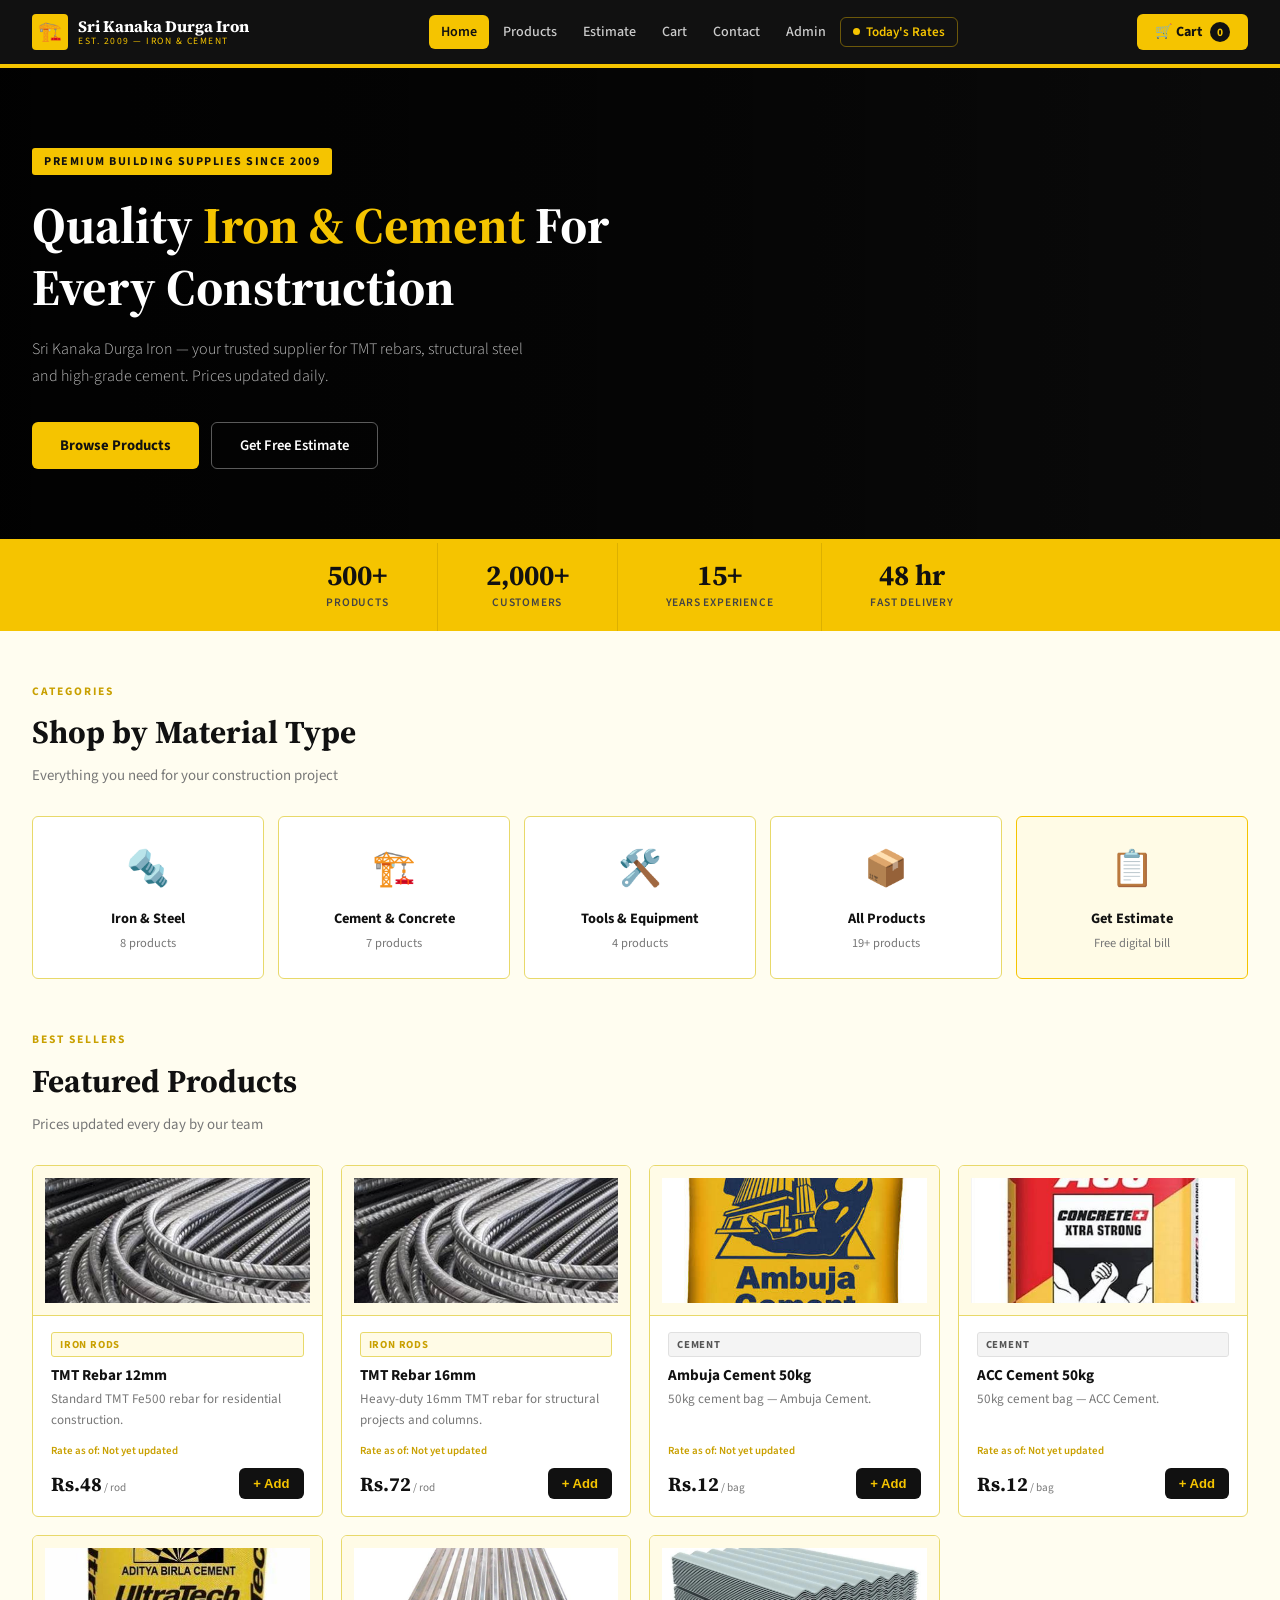
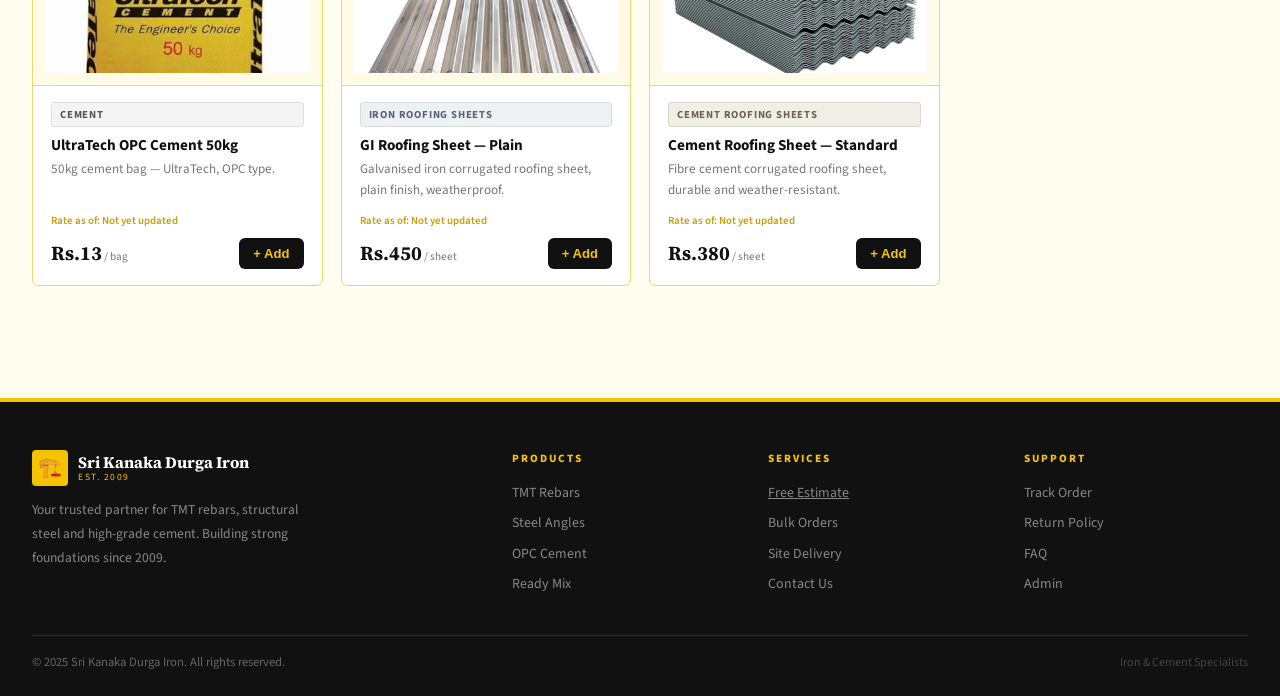
<file: 1index.html>
<!DOCTYPE html>
<html lang="en">
<head>
  <meta charset="UTF-8" />
  <meta name="viewport" content="width=device-width, initial-scale=1.0" />
  <title>Sri Kanaka Durga Iron — Iron &amp; Cement Specialists</title>
  <link href="https://fonts.googleapis.com/css2?family=Source+Serif+4:wght@400;600;700&family=Source+Sans+3:wght@300;400;500;600;700&display=swap" rel="stylesheet" />
  <link rel="stylesheet" href="css/style.css" />
</head>
<body>
  <!-- ── NAVBAR ── -->
  <nav>
    <div class="nav-inner">
      <div class="logo" onclick="showPage('home')">
        <div class="logo-box">🏗️</div>
        <div class="logo-name">
          Sri Kanaka Durga Iron
          <span>Est. 2009 — Iron &amp; Cement</span>
        </div>
      </div>
      <div class="nav-links">
        <a onclick="showPage('home')"     id="nav-home"     class="active">Home</a>
        <a onclick="showPage('products')" id="nav-products">Products</a>
        <a href="estimation.html"         id="nav-estimation">Estimate</a>
        <a onclick="showPage('cart')"     id="nav-cart">Cart</a>
        <a onclick="showPage('contact')"  id="nav-contact">Contact</a>
        <a onclick="showPage('admin')"    id="nav-admin">Admin</a>
        <button class="rates-btn" onclick="openRates()">
          <span class="dot"></span> Today's Rates
        </button>
      </div>
      <button id="cart-btn" onclick="showPage('cart')">
        🛒 Cart <span id="cart-count">0</span>
      </button>
    </div>
  </nav>

  <!-- ── RATES MODAL ── -->
  <div class="rates-overlay" id="rates-overlay">
    <div class="rates-modal">
      <div class="rates-modal-header">
        <div>
          <h3>Today's Iron &amp; Cement Rates</h3>
          <div class="date" id="rates-date"></div>
        </div>
        <button class="rates-close" onclick="closeRates()">✕</button>
      </div>
      <div style="overflow-y:auto; max-height:55vh;">
        <table class="rates-table" id="rates-table-body"></table>
      </div>
      <div class="rates-footer">
        <span>Prices updated daily by Sri Kanaka Durga Iron.</span>
        <span id="rates-updated-label"></span>
      </div>
    </div>
  </div>

  <!-- ── HOME PAGE ── -->
  <div id="page-home" class="page active">
    <div class="hero">
      <div class="hero-inner">
        <div class="hero-tag">Premium Building Supplies Since 2009</div>
        <h1>Quality <span>Iron &amp; Cement</span> For Every Construction</h1>
        <p>Sri Kanaka Durga Iron — your trusted supplier for TMT rebars, structural steel and high-grade cement. Prices updated daily.</p>
        <div class="hero-btns">
          <button class="btn-yellow" onclick="showPage('products')">Browse Products</button>
          <button class="btn-white" onclick="window.location.href='estimation.html'">Get Free Estimate</button>
        </div>
      </div>
    </div>

    <div class="stats-bar">
      <div class="stat"><div class="stat-num">500+</div><div class="stat-label">Products</div></div>
      <div class="stat"><div class="stat-num">2,000+</div><div class="stat-label">Customers</div></div>
      <div class="stat"><div class="stat-num">15+</div><div class="stat-label">Years Experience</div></div>
      <div class="stat"><div class="stat-num">48 hr</div><div class="stat-label">Fast Delivery</div></div>
    </div>

    <div class="section">
      <div class="section-label">Categories</div>
      <div class="section-title">Shop by Material Type</div>
      <div class="section-sub">Everything you need for your construction project</div>
      <div class="categories">
        <div class="cat-card" onclick="filterAndGo('Iron')">
          <div class="cat-icon">🔩</div>
          <div class="cat-name">Iron &amp; Steel</div>
          <div class="cat-count">8 products</div>
        </div>
        <div class="cat-card" onclick="filterAndGo('Cement')">
          <div class="cat-icon">🏗️</div>
          <div class="cat-name">Cement &amp; Concrete</div>
          <div class="cat-count">7 products</div>
        </div>
        <div class="cat-card" onclick="filterAndGo('Tools')">
          <div class="cat-icon">🛠️</div>
          <div class="cat-name">Tools &amp; Equipment</div>
          <div class="cat-count">4 products</div>
        </div>
        <div class="cat-card" onclick="filterAndGo('All')">
          <div class="cat-icon">📦</div>
          <div class="cat-name">All Products</div>
          <div class="cat-count">19+ products</div>
        </div>
        <div class="cat-card hl" onclick="window.location.href='estimation.html'">
          <div class="cat-icon">📋</div>
          <div class="cat-name">Get Estimate</div>
          <div class="cat-count">Free digital bill</div>
        </div>
      </div>
    </div>

    <div class="section" style="padding-top: 0;">
      <div class="section-label">Best Sellers</div>
      <div class="section-title">Featured Products</div>
      <div class="section-sub">Prices updated every day by our team</div>
      <div class="products-grid" id="featured-grid"></div>
    </div>
  </div>

  <!-- ── PRODUCTS PAGE ── -->
  <div id="page-products" class="page">
    <div class="section">
      <div class="section-label">Catalogue</div>
      <div class="section-title">All Products</div>
      <div class="section-sub">Browse and order with doorstep delivery. Prices updated daily.</div>
      <div class="filter-bar">
        <button class="filter-btn active" id="fb-all"    onclick="applyFilter('All',this)">All Products</button>
        <button class="filter-btn"        id="fb-iron"   onclick="applyFilter('Iron',this)">Iron &amp; Steel</button>
        <button class="filter-btn"        id="fb-cement" onclick="applyFilter('Cement',this)">Cement</button>
        <button class="filter-btn"        id="fb-tools"  onclick="applyFilter('Tools',this)">Tools</button>
      </div>
      <div class="products-grid" id="products-grid"></div>
    </div>
  </div>

  <!-- ── CART PAGE ── -->
  <div id="page-cart" class="page">
    <div class="section">
      <div class="section-label">Shopping</div>
      <div class="section-title">Your Cart</div>
      <div id="cart-content" style="margin-top: 24px;"></div>
    </div>
  </div>

  <!-- ── CONTACT PAGE ── -->
  <div id="page-contact" class="page">
    <div class="section">
      <div class="section-label">Get In Touch</div>
      <div class="section-title">Contact Us</div>
      <div class="section-sub">Send a message or request a bulk quote</div>
      <div class="contact-layout">
        <div class="contact-box">
          <h3>Send a Message</h3>
          <div class="form-group"><label>Full Name</label><input type="text" id="f-name" placeholder="Your name" /></div>
          <div class="form-group"><label>Email Address</label><input type="email" id="f-email" placeholder="you@example.com" /></div>
          <div class="form-group"><label>Phone Number</label><input type="tel" id="f-phone" placeholder="+91 00000 00000" /></div>
          <div class="form-group">
            <label>Subject</label>
            <select id="f-subject">
              <option>Request a Quote</option>
              <option>Product Inquiry</option>
              <option>Bulk Order</option>
              <option>Delivery Question</option>
              <option>Other</option>
            </select>
          </div>
          <div class="form-group"><label>Message</label><textarea id="f-message" placeholder="Tell us what you need..."></textarea></div>
          <button class="submit-btn" onclick="submitContact()">Send Message</button>
        </div>
        <div class="info-cards">
          <div class="info-card">
            <div class="info-icon">📍</div>
            <div><div class="info-title">Our Location</div><div class="info-text">Sri Kanaka Durga Iron, Near Bus Stand,<br />Main Road, Your City - 500 001</div></div>
          </div>
          <div class="info-card">
            <div class="info-icon">📞</div>
            <div><div class="info-title">Phone</div><div class="info-text">+91 98765 43210<br />Monday to Saturday: 8 am - 7 pm</div></div>
          </div>
          <div class="info-card">
            <div class="info-icon">📧</div>
            <div><div class="info-title">Email</div><div class="info-text">sales@srikanakadurgairon.com</div></div>
          </div>
          <div class="info-card">
            <div class="info-icon">🚚</div>
            <div><div class="info-title">Delivery</div><div class="info-text">Free delivery on orders above Rs.10,000.<br />Express 24-hour delivery available.</div></div>
          </div>
          <div class="map-ph">📍 Sri Kanaka Durga Iron — Main Road</div>
        </div>
      </div>
    </div>
  </div>

  <!-- ── ADMIN PAGE ── -->
  <div id="page-admin" class="page">
    <div class="section">
      <div class="section-label">Management</div>
      <div class="section-title">Admin Dashboard</div>
      <div class="admin-layout" style="margin-top: 24px;">
        <div>
          <div class="admin-sidebar">
            <div class="admin-sidebar-header"><h4>Admin Panel</h4></div>
            <div class="admin-menu">
              <a class="active" onclick="adminTab('overview', this)">📊 Overview</a>
              <a onclick="adminTab('rates', this)">💰 Update Rates</a>
              <a onclick="adminTab('products', this)">📦 Products</a>
              <a onclick="adminTab('orders', this)">🧾 Orders</a>
              <a onclick="adminTab('add', this)">➕ Add Product</a>
            </div>
          </div>
        </div>
        <div class="admin-main" id="admin-content"></div>
      </div>
    </div>
  </div>

  <!-- ── FOOTER ── -->
  <footer>
    <div class="footer-inner">
      <div class="footer-grid">
        <div class="footer-brand">
          <div class="logo" onclick="showPage('home')">
            <div class="logo-box">🏗️</div>
            <div class="logo-name">Sri Kanaka Durga Iron<span>Est. 2009</span></div>
          </div>
          <p>Your trusted partner for TMT rebars, structural steel and high-grade cement. Building strong foundations since 2009.</p>
        </div>
        <div class="footer-col">
          <h5>Products</h5>
          <a onclick="filterAndGo('Iron')">TMT Rebars</a>
          <a onclick="filterAndGo('Iron')">Steel Angles</a>
          <a onclick="filterAndGo('Cement')">OPC Cement</a>
          <a onclick="filterAndGo('Cement')">Ready Mix</a>
        </div>
        <div class="footer-col">
          <h5>Services</h5>
          <a href="estimation.html">Free Estimate</a>
          <a onclick="showPage('contact')">Bulk Orders</a>
          <a onclick="showPage('contact')">Site Delivery</a>
          <a onclick="showPage('contact')">Contact Us</a>
        </div>
        <div class="footer-col">
          <h5>Support</h5>
          <a>Track Order</a>
          <a>Return Policy</a>
          <a>FAQ</a>
          <a onclick="showPage('admin')">Admin</a>
        </div>
      </div>
      <hr class="footer-divider" />
      <div class="footer-bottom">
        <p>&copy; 2025 Sri Kanaka Durga Iron. All rights reserved.</p>
        <span>Iron &amp; Cement Specialists</span>
      </div>
    </div>
  </footer>

  <!-- Toast Notification -->
  <div id="toast"></div>

  <!-- Checkout Modal -->
  <div class="modal-overlay" id="checkout-modal">
    <div class="modal">
      <div style="font-size: 2.8rem; margin-bottom: 10px;">✅</div>
      <h3>Order Placed!</h3>
      <p>Thank you! Our team will contact you within 24 hours to confirm your order and delivery details.</p>
      <button class="btn-yellow" onclick="closeModal()">Continue Shopping</button>
    </div>
  </div>

  <!-- Scripts -->
  <script src="js/data.js"></script>
  <script src="js/app.js"></script>

</body>
</html>
</file>
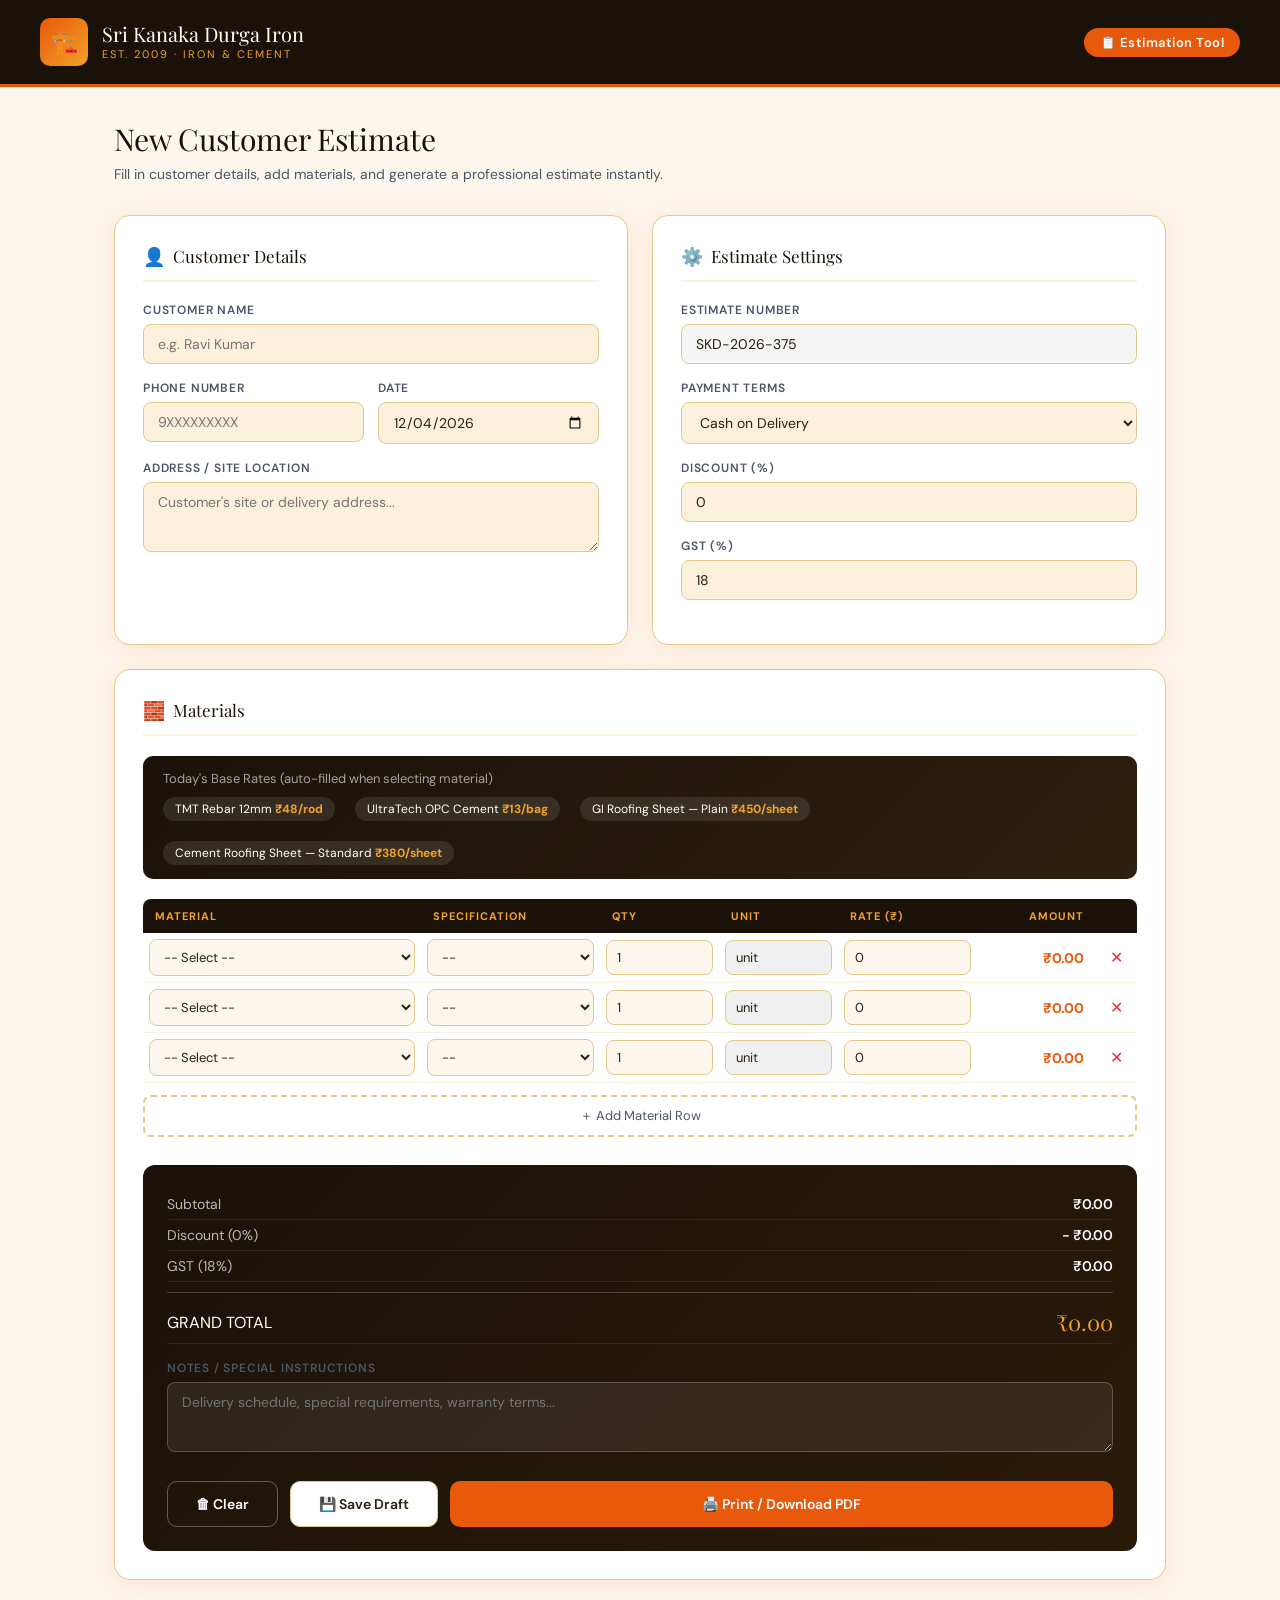
<file: estimation.html>
<!DOCTYPE html>
<html lang="en">
<head>
<meta charset="UTF-8">
<meta name="viewport" content="width=device-width, initial-scale=1.0">
<title>Estimation Tool – Sri Kanaka Durga Iron</title>
<link href="https://fonts.googleapis.com/css2?family=Playfair+Display:wght@700;900&family=DM+Sans:wght@300;400;500;600&display=swap" rel="stylesheet">
<style>
  :root {
    --saffron: #E8590C;
    --gold: #F4A228;
    --dark: #1A1208;
    --ink: #2C1F0E;
    --cream: #FDF6EC;
    --warm: #FAF0DC;
    --steel: #4A5568;
    --border: #E2C98A;
    --shadow: rgba(232,89,12,0.12);
  }

  * { margin: 0; padding: 0; box-sizing: border-box; }

  body {
    font-family: 'DM Sans', sans-serif;
    background: var(--cream);
    color: var(--ink);
    min-height: 100vh;
  }

  /* ── HEADER ── */
  .header {
    background: var(--dark);
    color: white;
    padding: 18px 40px;
    display: flex;
    align-items: center;
    justify-content: space-between;
    border-bottom: 3px solid var(--saffron);
    position: sticky;
    top: 0;
    z-index: 100;
  }
  .logo-area { display: flex; align-items: center; gap: 14px; }
  .logo-icon {
    width: 48px; height: 48px;
    background: linear-gradient(135deg, var(--saffron), var(--gold));
    border-radius: 10px;
    display: flex; align-items: center; justify-content: center;
    font-size: 22px;
  }
  .shop-name { font-family: 'Playfair Display', serif; font-size: 20px; line-height: 1.1; }
  .shop-sub { font-size: 11px; color: var(--gold); letter-spacing: 2px; text-transform: uppercase; margin-top: 2px; }
  .header-badge {
    background: var(--saffron);
    color: white;
    padding: 6px 16px;
    border-radius: 20px;
    font-size: 13px;
    font-weight: 600;
    letter-spacing: 0.5px;
  }

  /* ── MAIN LAYOUT ── */
  .container { max-width: 1100px; margin: 0 auto; padding: 32px 24px; }

  .page-title {
    font-family: 'Playfair Display', serif;
    font-size: 30px;
    color: var(--dark);
    margin-bottom: 6px;
  }
  .page-sub { color: var(--steel); font-size: 14px; margin-bottom: 32px; }

  .grid { display: grid; grid-template-columns: 1fr 1fr; gap: 24px; }

  /* ── CARD ── */
  .card {
    background: white;
    border-radius: 16px;
    padding: 28px;
    border: 1px solid var(--border);
    box-shadow: 0 4px 24px var(--shadow);
  }
  .card-title {
    font-family: 'Playfair Display', serif;
    font-size: 17px;
    color: var(--dark);
    margin-bottom: 20px;
    padding-bottom: 12px;
    border-bottom: 2px solid var(--warm);
    display: flex; align-items: center; gap: 8px;
  }
  .card-icon { font-size: 18px; }

  /* ── FORM FIELDS ── */
  label { display: block; font-size: 12px; font-weight: 600; color: var(--steel); letter-spacing: 0.8px; text-transform: uppercase; margin-bottom: 6px; }
  input, select, textarea {
    width: 100%;
    padding: 10px 14px;
    border: 1.5px solid var(--border);
    border-radius: 8px;
    font-family: 'DM Sans', sans-serif;
    font-size: 14px;
    color: var(--ink);
    background: var(--warm);
    outline: none;
    transition: border-color 0.2s;
    margin-bottom: 16px;
  }
  input:focus, select:focus, textarea:focus { border-color: var(--saffron); background: white; }
  textarea { resize: vertical; min-height: 70px; }

  .form-row { display: grid; grid-template-columns: 1fr 1fr; gap: 14px; }

  /* ── ITEMS TABLE ── */
  .items-section { grid-column: 1 / -1; }

  .rates-bar {
    background: linear-gradient(135deg, var(--dark), var(--ink));
    color: white;
    border-radius: 10px;
    padding: 14px 20px;
    margin-bottom: 20px;
    display: flex; align-items: center; justify-content: space-between; flex-wrap: wrap; gap: 10px;
  }
  .rates-bar-title { font-size: 13px; color: var(--gold); font-weight: 600; letter-spacing: 1px; text-transform: uppercase; }
  .rates-list { display: flex; gap: 20px; flex-wrap: wrap; }
  .rate-chip {
    font-size: 12px;
    background: rgba(255,255,255,0.1);
    padding: 4px 12px;
    border-radius: 20px;
    color: white;
  }
  .rate-chip span { color: var(--gold); font-weight: 700; }

  .items-table { width: 100%; border-collapse: collapse; }
  .items-table th {
    background: var(--dark);
    color: var(--gold);
    font-size: 11px;
    letter-spacing: 1px;
    text-transform: uppercase;
    padding: 10px 12px;
    text-align: left;
  }
  .items-table th:first-child { border-radius: 8px 0 0 0; }
  .items-table th:last-child { border-radius: 0 8px 0 0; }

  .items-table td { padding: 6px 6px; border-bottom: 1px solid var(--warm); vertical-align: middle; }
  .items-table td input, .items-table td select {
    margin-bottom: 0;
    padding: 8px 10px;
    font-size: 13px;
    background: var(--cream);
  }
  .items-table .total-cell {
    font-weight: 700;
    color: var(--saffron);
    font-size: 14px;
    text-align: right;
    padding-right: 12px;
    white-space: nowrap;
  }

  .btn-add-row {
    margin-top: 12px;
    background: none;
    border: 2px dashed var(--border);
    color: var(--steel);
    padding: 10px 20px;
    border-radius: 8px;
    font-family: 'DM Sans', sans-serif;
    font-size: 13px;
    cursor: pointer;
    width: 100%;
    transition: all 0.2s;
  }
  .btn-add-row:hover { border-color: var(--saffron); color: var(--saffron); background: #fff5f0; }

  .btn-delete {
    background: none;
    border: none;
    color: #dc3545;
    font-size: 16px;
    cursor: pointer;
    padding: 4px 8px;
    border-radius: 4px;
    transition: background 0.2s;
  }
  .btn-delete:hover { background: #fff0f0; }

  /* ── SUMMARY ── */
  .summary-box {
    background: linear-gradient(135deg, var(--dark), #2a1a08);
    color: white;
    border-radius: 12px;
    padding: 24px;
    margin-top: 20px;
  }
  .summary-row { display: flex; justify-content: space-between; align-items: center; padding: 6px 0; border-bottom: 1px solid rgba(255,255,255,0.08); font-size: 14px; }
  .summary-row:last-child { border-bottom: none; }
  .summary-label { color: rgba(255,255,255,0.7); }
  .summary-value { font-weight: 600; }
  .summary-total { font-size: 22px; font-family: 'Playfair Display', serif; color: var(--gold); }

  .notes-label { font-size: 12px; font-weight: 600; color: var(--steel); letter-spacing: 0.8px; text-transform: uppercase; margin-bottom: 6px; display: block; margin-top: 16px; }

  /* ── ACTIONS ── */
  .actions { display: flex; gap: 12px; margin-top: 24px; flex-wrap: wrap; }
  .btn {
    padding: 13px 28px;
    border-radius: 10px;
    border: none;
    font-family: 'DM Sans', sans-serif;
    font-size: 14px;
    font-weight: 600;
    cursor: pointer;
    transition: all 0.2s;
    display: flex; align-items: center; gap: 8px;
  }
  .btn-primary { background: var(--saffron); color: white; flex: 1; justify-content: center; }
  .btn-primary:hover { background: #c94a08; transform: translateY(-1px); box-shadow: 0 6px 20px var(--shadow); }
  .btn-secondary { background: white; color: var(--ink); border: 1.5px solid var(--border); }
  .btn-secondary:hover { border-color: var(--saffron); color: var(--saffron); }
  .btn-outline { background: transparent; color: white; border: 1.5px solid rgba(255,255,255,0.3); }
  .btn-outline:hover { background: rgba(255,255,255,0.1); }

  /* ── PRINT PREVIEW ── */
  #printArea { display: none; }

  @media print {
    body > *:not(#printArea) { display: none !important; }
    #printArea {
      display: block !important;
      font-family: 'DM Sans', sans-serif;
      color: #1A1208;
      padding: 30px;
    }
    .print-header { text-align: center; border-bottom: 3px solid #E8590C; padding-bottom: 20px; margin-bottom: 24px; }
    .print-shop { font-size: 26px; font-weight: 700; color: #E8590C; }
    .print-tagline { font-size: 12px; color: #666; letter-spacing: 2px; }
    .print-est { font-size: 11px; color: #999; margin-top: 4px; }
    .print-meta { display: flex; justify-content: space-between; margin-bottom: 20px; }
    .print-meta-block { font-size: 13px; }
    .print-meta-label { font-weight: 700; color: #E8590C; font-size: 11px; letter-spacing: 1px; text-transform: uppercase; }
    .print-table { width: 100%; border-collapse: collapse; margin-bottom: 20px; }
    .print-table th { background: #1A1208; color: #F4A228; font-size: 11px; letter-spacing: 1px; text-transform: uppercase; padding: 8px 12px; text-align: left; }
    .print-table td { padding: 8px 12px; border-bottom: 1px solid #eee; font-size: 13px; }
    .print-table tr:last-child td { border-bottom: none; }
    .print-totals { float: right; width: 260px; border: 1px solid #eee; border-radius: 8px; padding: 16px; }
    .print-total-row { display: flex; justify-content: space-between; font-size: 13px; padding: 4px 0; }
    .print-grand { font-size: 18px; font-weight: 700; color: #E8590C; border-top: 2px solid #E8590C; padding-top: 8px; margin-top: 6px; }
    .print-notes { clear: both; margin-top: 20px; padding: 14px; background: #FDF6EC; border-radius: 8px; font-size: 12px; }
    .print-footer { text-align: center; margin-top: 40px; font-size: 11px; color: #999; border-top: 1px solid #eee; padding-top: 14px; }
  }

  /* ── TOAST ── */
  .toast {
    position: fixed; bottom: 24px; right: 24px;
    background: var(--dark); color: white;
    padding: 14px 22px; border-radius: 10px;
    font-size: 14px; font-weight: 500;
    box-shadow: 0 8px 30px rgba(0,0,0,0.25);
    transform: translateY(80px); opacity: 0;
    transition: all 0.3s ease;
    z-index: 999;
    display: flex; align-items: center; gap: 10px;
  }
  .toast.show { transform: translateY(0); opacity: 1; }
  .toast-icon { font-size: 18px; }

  @media (max-width: 768px) {
    .grid { grid-template-columns: 1fr; }
    .form-row { grid-template-columns: 1fr; }
    .header { padding: 14px 16px; }
    .container { padding: 20px 14px; }
  }
</style>
</head>
<body>

<!-- HEADER -->
<div class="header">
  <div class="logo-area">
    <div class="logo-icon">🏗️</div>
    <div>
      <div class="shop-name">Sri Kanaka Durga Iron</div>
      <div class="shop-sub">Est. 2009 · Iron & Cement</div>
    </div>
  </div>
  <div class="header-badge">📋 Estimation Tool</div>
</div>

<!-- MAIN -->
<div class="container">
  <div class="page-title">New Customer Estimate</div>
  <div class="page-sub">Fill in customer details, add materials, and generate a professional estimate instantly.</div>

  <div class="grid">

    <!-- CUSTOMER DETAILS -->
    <div class="card">
      <div class="card-title"><span class="card-icon">👤</span> Customer Details</div>
      <label>Customer Name</label>
      <input type="text" id="custName" placeholder="e.g. Ravi Kumar">
      <div class="form-row">
        <div>
          <label>Phone Number</label>
          <input type="tel" id="custPhone" placeholder="9XXXXXXXXX">
        </div>
        <div>
          <label>Date</label>
          <input type="date" id="estDate">
        </div>
      </div>
      <label>Address / Site Location</label>
      <textarea id="custAddress" placeholder="Customer's site or delivery address..."></textarea>
    </div>

    <!-- ESTIMATE SETTINGS -->
    <div class="card">
      <div class="card-title"><span class="card-icon">⚙️</span> Estimate Settings</div>
      <label>Estimate Number</label>
      <input type="text" id="estNumber" placeholder="e.g. SKD-2026-001" readonly style="background:#f5f5f5; cursor:not-allowed;">
      <label>Payment Terms</label>
      <select id="payTerms">
        <option>Cash on Delivery</option>
        <option>Advance Payment</option>
        <option>50% Advance</option>
        <option>Credit (7 days)</option>
        <option>Credit (15 days)</option>
      </select>
      <label>Discount (%)</label>
      <input type="number" id="discount" placeholder="0" min="0" max="100" value="0" oninput="recalcAll()">
      <label>GST (%)</label>
      <input type="number" id="gst" placeholder="0" min="0" max="28" value="18" oninput="recalcAll()">
    </div>

    <!-- MATERIALS TABLE -->
    <div class="card items-section">
      <div class="card-title"><span class="card-icon">🧱</span> Materials</div>

      <div class="rates-bar">
        <div class="rates-label" style="font-size:13px; color: rgba(255,255,255,0.6);">Today's Base Rates (auto-filled when selecting material)</div>
        <div class="rates-list" id="ratesDisplay"></div>
      </div>

      <table class="items-table" id="itemsTable">
        <thead>
          <tr>
            <th style="width:28%">Material</th>
            <th style="width:18%">Specification</th>
            <th style="width:12%">Qty</th>
            <th style="width:12%">Unit</th>
            <th style="width:14%">Rate (₹)</th>
            <th style="width:12%; text-align:right">Amount</th>
            <th style="width:4%"></th>
          </tr>
        </thead>
        <tbody id="itemsBody"></tbody>
      </table>

      <button class="btn-add-row" onclick="addRow()">＋ Add Material Row</button>

      <!-- SUMMARY -->
      <div class="summary-box" style="margin-top:28px;">
        <div class="summary-row">
          <span class="summary-label">Subtotal</span>
          <span class="summary-value" id="subtotal">₹0.00</span>
        </div>
        <div class="summary-row">
          <span class="summary-label">Discount (<span id="discPct">0</span>%)</span>
          <span class="summary-value" id="discAmt">- ₹0.00</span>
        </div>
        <div class="summary-row">
          <span class="summary-label">GST (<span id="gstPct">18</span>%)</span>
          <span class="summary-value" id="gstAmt">₹0.00</span>
        </div>
        <div class="summary-row" style="margin-top:10px; padding-top:14px; border-top: 1px solid rgba(255,255,255,0.2);">
          <span class="summary-label" style="font-size:16px; color:white;">GRAND TOTAL</span>
          <span class="summary-total" id="grandTotal">₹0.00</span>
        </div>

        <label class="notes-label">Notes / Special Instructions</label>
        <textarea id="estNotes" style="background:rgba(255,255,255,0.08); border-color:rgba(255,255,255,0.2); color:white; margin-bottom:0;" placeholder="Delivery schedule, special requirements, warranty terms..."></textarea>

        <div class="actions">
          <button class="btn btn-outline" onclick="clearAll()">🗑 Clear</button>
          <button class="btn btn-secondary" onclick="saveDraft()">💾 Save Draft</button>
          <button class="btn btn-primary" onclick="printEstimate()">🖨️ Print / Download PDF</button>
        </div>
      </div>

    </div>
  </div>
</div>

<!-- PRINT AREA -->
<div id="printArea"></div>

<!-- TOAST -->
<div class="toast" id="toast">
  <span class="toast-icon">✅</span>
  <span id="toastMsg">Done!</span>
</div>

<script>
// ── Today's rates (staff can update daily here, or edit in js/data.js for the main site)
const RATES = {
  "TMT Rebar 8mm":                     { rate: 32,  unit: "rod",   specs: [""] },
  "TMT Rebar 12mm":                    { rate: 48,  unit: "rod",   specs: [""] },
  "TMT Rebar 16mm":                    { rate: 72,  unit: "rod",   specs: [""] },
  "TMT Rebar 20mm":                    { rate: 95,  unit: "rod",   specs: [""] },
  "Ambuja Cement (50kg)":              { rate: 12,  unit: "bag",   specs: [""] },
  "ACC Cement (50kg)":                 { rate: 12,  unit: "bag",   specs: [""] },
  "Deccan Cement (50kg)":              { rate: 11,  unit: "bag",   specs: [""] },
  "Sri Chakra Cement (50kg)":          { rate: 11,  unit: "bag",   specs: [""] },
  "UltraTech OPC Cement (50kg)":       { rate: 13,  unit: "bag",   specs: [""] },
  "UltraTech PPC Cement (50kg)":       { rate: 12,  unit: "bag",   specs: [""] },
  "UltraTech Super Cement (50kg)":     { rate: 14,  unit: "bag",   specs: [""] },
  "GI Roofing Sheet — Plain":          { rate: 450, unit: "sheet", specs: [""] },
  "GI Roofing Sheet — Corrugated":     { rate: 480, unit: "sheet", specs: [""] },
  "Cement Roofing Sheet — Standard":   { rate: 380, unit: "sheet", specs: [""] },
  "Cement Roofing Sheet — Heavy Duty": { rate: 420, unit: "sheet", specs: [""] },
  "Other / Custom":                    { rate: 0,   unit: "unit",  specs: [""] },
};

// ── Init
document.addEventListener('DOMContentLoaded', () => {
  document.getElementById('estDate').value = new Date().toISOString().split('T')[0];
  document.getElementById('estNumber').value = generateEstNum();
  buildRatesBar();
  addRow();
  addRow();
  addRow();
  loadDraft();
});

function generateEstNum() {
  const d = new Date();
  const seq = String(Math.floor(Math.random()*900)+100);
  return `SKD-${d.getFullYear()}-${seq}`;
}

function buildRatesBar() {
  const key = ["TMT Rebar 12mm","UltraTech OPC Cement (50kg)","GI Roofing Sheet — Plain","Cement Roofing Sheet — Standard"];
  const el = document.getElementById('ratesDisplay');
  el.innerHTML = key.map(k =>
    `<div class="rate-chip">${k.replace(' (50kg)','')} <span>₹${RATES[k].rate}/${RATES[k].unit}</span></div>`
  ).join('');
}

// ── Add row
let rowCount = 0;
function addRow() {
  rowCount++;
  const id = rowCount;
  const tbody = document.getElementById('itemsBody');
  const tr = document.createElement('tr');
  tr.id = `row-${id}`;

  const matOptions = Object.keys(RATES).map(m =>
    `<option value="${m}">${m}</option>`
  ).join('');

  tr.innerHTML = `
    <td>
      <select onchange="onMaterialChange(${id})" id="mat-${id}">
        <option value="">-- Select --</option>
        ${matOptions}
      </select>
    </td>
    <td><select id="spec-${id}" onchange="recalcRow(${id})"><option>--</option></select></td>
    <td><input type="number" id="qty-${id}" value="1" min="0" oninput="recalcRow(${id})"></td>
    <td><input type="text" id="unit-${id}" value="unit" readonly style="background:#f0f0f0; cursor:not-allowed;"></td>
    <td><input type="number" id="rate-${id}" value="0" min="0" oninput="recalcRow(${id})"></td>
    <td class="total-cell" id="amt-${id}">₹0.00</td>
    <td><button class="btn-delete" onclick="deleteRow(${id})" title="Remove">✕</button></td>
  `;
  tbody.appendChild(tr);
}

function onMaterialChange(id) {
  const mat = document.getElementById(`mat-${id}`).value;
  if (!mat || !RATES[mat]) return;
  const info = RATES[mat];
  document.getElementById(`rate-${id}`).value = info.rate;
  document.getElementById(`unit-${id}`).value = info.unit;
  const specEl = document.getElementById(`spec-${id}`);
  specEl.innerHTML = info.specs.map(s => `<option>${s}</option>`).join('');
  recalcRow(id);
}

function recalcRow(id) {
  const qty = parseFloat(document.getElementById(`qty-${id}`)?.value) || 0;
  const rate = parseFloat(document.getElementById(`rate-${id}`)?.value) || 0;
  const amt = qty * rate;
  document.getElementById(`amt-${id}`).textContent = '₹' + amt.toLocaleString('en-IN', {minimumFractionDigits:2});
  recalcAll();
}

function deleteRow(id) {
  const row = document.getElementById(`row-${id}`);
  if (row) row.remove();
  recalcAll();
}

function recalcAll() {
  let sub = 0;
  document.querySelectorAll('[id^="amt-"]').forEach(el => {
    const val = parseFloat(el.textContent.replace(/[₹,]/g,'')) || 0;
    sub += val;
  });
  const discPct = parseFloat(document.getElementById('discount').value) || 0;
  const gstPct  = parseFloat(document.getElementById('gst').value) || 0;
  const discAmt = sub * discPct / 100;
  const afterDisc = sub - discAmt;
  const gstAmt = afterDisc * gstPct / 100;
  const grand = afterDisc + gstAmt;

  const fmt = v => '₹' + v.toLocaleString('en-IN', {minimumFractionDigits:2});
  document.getElementById('subtotal').textContent = fmt(sub);
  document.getElementById('discAmt').textContent = '- ' + fmt(discAmt);
  document.getElementById('gstAmt').textContent = fmt(gstAmt);
  document.getElementById('grandTotal').textContent = fmt(grand);
  document.getElementById('discPct').textContent = discPct;
  document.getElementById('gstPct').textContent = gstPct;
}

// ── PRINT
function printEstimate() {
  const name    = document.getElementById('custName').value || 'N/A';
  const phone   = document.getElementById('custPhone').value || 'N/A';
  const addr    = document.getElementById('custAddress').value || '';
  const date    = document.getElementById('estDate').value;
  const estNo   = document.getElementById('estNumber').value;
  const terms   = document.getElementById('payTerms').value;
  const notes   = document.getElementById('estNotes').value;
  const sub     = document.getElementById('subtotal').textContent;
  const disc    = document.getElementById('discAmt').textContent;
  const gstAmt  = document.getElementById('gstAmt').textContent;
  const grand   = document.getElementById('grandTotal').textContent;
  const discPct = document.getElementById('discPct').textContent;
  const gstPct  = document.getElementById('gstPct').textContent;

  // Build rows
  let rows = '';
  let idx = 1;
  document.querySelectorAll('[id^="row-"]').forEach(tr => {
    const id = tr.id.replace('row-','');
    const mat  = document.getElementById(`mat-${id}`)?.value;
    const spec = document.getElementById(`spec-${id}`)?.value;
    const qty  = document.getElementById(`qty-${id}`)?.value;
    const unit = document.getElementById(`unit-${id}`)?.value;
    const rate = document.getElementById(`rate-${id}`)?.value;
    const amt  = document.getElementById(`amt-${id}`)?.textContent;
    if (mat && mat !== '') {
      rows += `<tr>
        <td>${idx++}</td>
        <td>${mat}</td>
        <td>${spec}</td>
        <td style="text-align:right">${qty}</td>
        <td>${unit}</td>
        <td style="text-align:right">₹${parseFloat(rate).toLocaleString('en-IN')}</td>
        <td style="text-align:right;font-weight:600">${amt}</td>
      </tr>`;
    }
  });

  document.getElementById('printArea').innerHTML = `
    <div class="print-header">
      <div class="print-shop">🏗️ Sri Kanaka Durga Iron</div>
      <div class="print-tagline">IRON · CEMENT · CONSTRUCTION MATERIALS</div>
      <div class="print-est">Est. 2009 &nbsp;|&nbsp; Your Trusted Building Partner</div>
    </div>

    <div class="print-meta">
      <div class="print-meta-block">
        <div class="print-meta-label">Customer</div>
        <div style="font-size:15px;font-weight:700">${name}</div>
        <div>📞 ${phone}</div>
        <div style="font-size:12px;color:#555;margin-top:4px">${addr}</div>
      </div>
      <div class="print-meta-block" style="text-align:right">
        <div class="print-meta-label">Estimate Details</div>
        <div style="font-size:15px;font-weight:700">${estNo}</div>
        <div>Date: ${date}</div>
        <div>Terms: ${terms}</div>
      </div>
    </div>

    <table class="print-table">
      <thead>
        <tr>
          <th>#</th><th>Material</th><th>Specification</th>
          <th style="text-align:right">Qty</th><th>Unit</th>
          <th style="text-align:right">Rate</th><th style="text-align:right">Amount</th>
        </tr>
      </thead>
      <tbody>${rows}</tbody>
    </table>

    <div class="print-totals">
      <div class="print-total-row"><span>Subtotal</span><span>${sub}</span></div>
      <div class="print-total-row"><span>Discount (${discPct}%)</span><span>${disc}</span></div>
      <div class="print-total-row"><span>GST (${gstPct}%)</span><span>${gstAmt}</span></div>
      <div class="print-total-row print-grand"><span>Grand Total</span><span>${grand}</span></div>
    </div>

    ${notes ? `<div class="print-notes"><strong>Notes:</strong> ${notes}</div>` : ''}

    <div class="print-footer">
      This is a computer-generated estimate from Sri Kanaka Durga Iron.<br>
      For queries, please contact us. Thank you for your business! 🙏
    </div>
  `;
  window.print();
}

// ── SAVE / CLEAR DRAFT
function saveDraft() {
  showToast('💾 Draft saved!');
}

function clearAll() {
  if (!confirm('Clear all data and start fresh?')) return;
  document.getElementById('custName').value = '';
  document.getElementById('custPhone').value = '';
  document.getElementById('custAddress').value = '';
  document.getElementById('estNotes').value = '';
  document.getElementById('discount').value = '0';
  document.getElementById('gst').value = '18';
  document.getElementById('itemsBody').innerHTML = '';
  rowCount = 0;
  document.getElementById('estNumber').value = generateEstNum();
  addRow(); addRow(); addRow();
  recalcAll();
}

function loadDraft() {} // hook for future localStorage integration

function showToast(msg) {
  const t = document.getElementById('toast');
  document.getElementById('toastMsg').textContent = msg;
  t.classList.add('show');
  setTimeout(() => t.classList.remove('show'), 3000);
}
</script>
</body>
</html>
</file>
<file: css/style.css>
/* ============================================
   Sri Kanaka Durga Iron — Main Stylesheet
   ============================================ */

:root {
  --yellow:      #F5C400;
  --yellow-dark: #C9A000;
  --yellow-mid:  #FFE566;
  --yellow-pale: #FFFBE6;
  --yellow-bg:   #FFFDF0;
  --black:       #111111;
  --dark:        #222222;
  --mid:         #444444;
  --muted:       #777777;
  --border:      #E8D96A;
  --white:       #ffffff;
  --success:     #2E7D32;
  --danger:      #C62828;
  --shadow:      0 2px 10px rgba(180, 140, 0, 0.10);
  --shadow-md:   0 4px 20px rgba(180, 140, 0, 0.15);
  --radius:      6px;
  --t:           0.18s ease;
}

*, *::before, *::after {
  box-sizing: border-box;
  margin: 0;
  padding: 0;
}

html { scroll-behavior: smooth; }

body {
  font-family: 'Source Sans 3', sans-serif;
  background: var(--yellow-bg);
  color: var(--dark);
  font-size: 15px;
  line-height: 1.6;
  -webkit-font-smoothing: antialiased;
}

/* ── NAVBAR ── */
nav {
  background: var(--black);
  position: sticky;
  top: 0;
  z-index: 100;
  border-bottom: 4px solid var(--yellow);
}

.nav-inner {
  max-width: 1280px;
  margin: 0 auto;
  display: flex;
  align-items: center;
  justify-content: space-between;
  padding: 0 2rem;
  height: 64px;
}

.logo {
  display: flex;
  align-items: center;
  gap: 10px;
  cursor: pointer;
}

.logo-box {
  width: 36px;
  height: 36px;
  background: var(--yellow);
  border-radius: 4px;
  display: flex;
  align-items: center;
  justify-content: center;
  font-size: 1.2rem;
  flex-shrink: 0;
}

.logo-name {
  font-family: 'Source Serif 4', serif;
  font-size: 1rem;
  font-weight: 700;
  color: #fff;
  line-height: 1.2;
}

.logo-name span {
  display: block;
  font-size: 0.6rem;
  font-weight: 400;
  font-family: 'Source Sans 3', sans-serif;
  color: var(--yellow);
  letter-spacing: 1.5px;
  text-transform: uppercase;
}

.nav-links {
  display: flex;
  gap: 2px;
  align-items: center;
}

.nav-links a {
  color: #ccc;
  font-size: 0.88rem;
  font-weight: 500;
  padding: 6px 12px;
  border-radius: var(--radius);
  cursor: pointer;
  transition: color var(--t), background var(--t);
  text-decoration: none;
}

.nav-links a:hover { color: var(--yellow); background: rgba(245, 196, 0, 0.1); }
.nav-links a.active { color: var(--black); background: var(--yellow); font-weight: 600; }

.rates-btn {
  background: none;
  border: 1px solid rgba(245, 196, 0, 0.4);
  color: var(--yellow);
  font-family: 'Source Sans 3', sans-serif;
  font-size: 0.82rem;
  font-weight: 600;
  padding: 5px 12px;
  border-radius: var(--radius);
  cursor: pointer;
  transition: all var(--t);
  display: flex;
  align-items: center;
  gap: 6px;
}
.rates-btn:hover { background: rgba(245, 196, 0, 0.1); }

.dot {
  width: 7px;
  height: 7px;
  border-radius: 50%;
  background: var(--yellow);
  display: inline-block;
  animation: pulse 1.8s infinite;
}
@keyframes pulse { 0%, 100% { opacity: 1; } 50% { opacity: 0.3; } }

#cart-btn {
  background: var(--yellow);
  color: var(--black);
  border: none;
  font-family: 'Source Sans 3', sans-serif;
  font-size: 0.88rem;
  font-weight: 700;
  padding: 8px 18px;
  border-radius: var(--radius);
  cursor: pointer;
  display: flex;
  align-items: center;
  gap: 8px;
  transition: background var(--t), transform var(--t);
}
#cart-btn:hover { background: var(--yellow-mid); transform: translateY(-1px); }

#cart-count {
  background: var(--black);
  color: var(--yellow);
  border-radius: 50%;
  width: 20px;
  height: 20px;
  font-size: 0.72rem;
  font-weight: 700;
  display: flex;
  align-items: center;
  justify-content: center;
}

/* ── PAGES ── */
.page { display: none; }
.page.active { display: block; }

/* ── HERO ── */
.hero {
  position: relative;
  overflow: hidden;
  background: var(--black);
  padding: 80px 2rem 70px;
  border-bottom: 4px solid var(--yellow);
}
.hero-bg {
  position: absolute;
  inset: 0;
  width: 100%;
  height: 100%;
  object-fit: cover;
  opacity: 0.45;
  z-index: 0;
}
.hero::after {
  content: '';
  position: absolute;
  inset: 0;
  background: linear-gradient(90deg, rgba(0,0,0,0.92) 0%, rgba(0,0,0,0.7) 55%, rgba(0,0,0,0.4) 100%);
  z-index: 1;
}
.hero-inner { max-width: 1280px; margin: 0 auto; position: relative; z-index: 2; }
.hero-tag {
  display: inline-block;
  background: var(--yellow);
  color: var(--black);
  font-size: 0.75rem;
  font-weight: 700;
  letter-spacing: 1.5px;
  text-transform: uppercase;
  padding: 4px 12px;
  border-radius: 3px;
  margin-bottom: 20px;
}
.hero h1 {
  font-family: 'Source Serif 4', serif;
  font-size: clamp(2rem, 4.5vw, 3.2rem);
  font-weight: 700;
  color: #fff;
  line-height: 1.2;
  margin-bottom: 18px;
  max-width: 600px;
}
.hero h1 span { color: var(--yellow); }
.hero p {
  color: #bbb;
  font-size: 1rem;
  max-width: 500px;
  margin-bottom: 32px;
  line-height: 1.7;
  font-weight: 300;
}
.hero-btns { display: flex; gap: 12px; flex-wrap: wrap; }

.btn-yellow {
  background: var(--yellow);
  color: var(--black);
  border: none;
  font-family: 'Source Sans 3', sans-serif;
  font-size: 0.92rem;
  font-weight: 700;
  padding: 12px 28px;
  border-radius: var(--radius);
  cursor: pointer;
  transition: background var(--t), transform var(--t);
}
.btn-yellow:hover { background: var(--yellow-mid); transform: translateY(-1px); }

.btn-white {
  background: transparent;
  color: #fff;
  border: 1.5px solid rgba(255, 255, 255, 0.35);
  font-family: 'Source Sans 3', sans-serif;
  font-size: 0.92rem;
  font-weight: 600;
  padding: 12px 28px;
  border-radius: var(--radius);
  cursor: pointer;
  transition: all var(--t);
}
.btn-white:hover { border-color: var(--yellow); color: var(--yellow); }

/* ── STATS ── */
.stats-bar {
  background: var(--yellow);
  display: flex;
  justify-content: center;
  flex-wrap: wrap;
}
.stat {
  text-align: center;
  padding: 18px 48px;
  border-right: 1px solid rgba(0, 0, 0, 0.1);
}
.stat:last-child { border-right: none; }
.stat-num {
  font-family: 'Source Serif 4', serif;
  font-size: 1.8rem;
  font-weight: 700;
  color: var(--black);
  line-height: 1;
}
.stat-label {
  font-size: 0.72rem;
  font-weight: 600;
  color: #444;
  margin-top: 4px;
  text-transform: uppercase;
  letter-spacing: 0.8px;
}

/* ── SECTION ── */
.section { max-width: 1280px; margin: 0 auto; padding: 52px 2rem; }
.section-label {
  font-size: 0.72rem;
  font-weight: 700;
  letter-spacing: 2px;
  text-transform: uppercase;
  color: var(--yellow-dark);
  margin-bottom: 6px;
}
.section-title {
  font-family: 'Source Serif 4', serif;
  font-size: clamp(1.5rem, 2.5vw, 2rem);
  font-weight: 700;
  color: var(--black);
  margin-bottom: 6px;
}
.section-sub { color: var(--muted); font-size: 0.93rem; margin-bottom: 28px; }

/* ── CATEGORIES ── */
.categories {
  display: grid;
  grid-template-columns: repeat(auto-fit, minmax(160px, 1fr));
  gap: 14px;
}
.cat-card {
  background: var(--white);
  border: 1.5px solid var(--border);
  border-radius: var(--radius);
  padding: 24px 18px;
  text-align: center;
  cursor: pointer;
  transition: border-color var(--t), box-shadow var(--t), transform var(--t);
}
.cat-card:hover { border-color: var(--yellow-dark); box-shadow: var(--shadow-md); transform: translateY(-3px); }
.cat-card.hl { background: var(--yellow-pale); border-color: var(--yellow); }
.cat-icon { font-size: 2.2rem; margin-bottom: 10px; }
.cat-name { font-weight: 700; font-size: 0.9rem; color: var(--black); }
.cat-count { font-size: 0.78rem; color: var(--muted); margin-top: 4px; }

.cat-card.cat-photo { padding: 0 0 16px; overflow: hidden; }
.cat-photo-wrap {
  width: 100%;
  height: 120px;
  margin-bottom: 12px;
  background: var(--yellow-pale);
  border-bottom: 1.5px solid var(--border);
  overflow: hidden;
}
.cat-photo-wrap img {
  width: 100%;
  height: 100%;
  object-fit: cover;
  display: block;
}
.cat-card.cat-photo .cat-name,
.cat-card.cat-photo .cat-count { padding: 0 12px; }
.cat-photo-wrap.img-missing {
  display: flex;
  align-items: center;
  justify-content: center;
}
.cat-photo-wrap.img-missing img { display: none; }
.cat-photo-wrap.img-missing::before {
  content: '📷';
  font-size: 1.8rem;
  opacity: 0.5;
}

/* ── PRODUCTS GRID ── */
.products-grid {
  display: grid;
  grid-template-columns: repeat(auto-fill, minmax(248px, 1fr));
  gap: 18px;
}
.product-card {
  background: var(--white);
  border: 1.5px solid var(--border);
  border-radius: var(--radius);
  overflow: hidden;
  transition: border-color var(--t), box-shadow var(--t), transform var(--t);
  display: flex;
  flex-direction: column;
}
.product-card:hover { border-color: var(--yellow-dark); box-shadow: var(--shadow-md); transform: translateY(-3px); }
.product-img {
  height: 150px;
  display: flex;
  align-items: center;
  justify-content: center;
  background: var(--yellow-pale);
  border-bottom: 1.5px solid var(--border);
  padding: 12px;
}
.product-img svg { width: 100%; height: 100%; max-height: 110px; }
.product-img img {
  width: 100%;
  height: 100%;
  object-fit: cover;
}
.product-img-fallback {
  width: 100%;
  height: 100%;
  align-items: center;
  justify-content: center;
}

/* ── STORE GALLERY ── */
.gallery-grid {
  display: grid;
  grid-template-columns: 2fr 1fr;
  grid-template-rows: 1fr 1fr;
  gap: 14px;
}
.gallery-wide { grid-row: span 2; }
.gallery-item {
  position: relative;
  border-radius: var(--radius);
  overflow: hidden;
  border: 1.5px solid var(--border);
  min-height: 160px;
  background: var(--yellow-pale);
}
.gallery-item img {
  width: 100%;
  height: 100%;
  object-fit: cover;
  display: block;
  min-height: 160px;
}
.gallery-item.img-missing {
  display: flex;
  align-items: center;
  justify-content: center;
}
.gallery-item.img-missing img { display: none; }
.gallery-item.img-missing::before {
  content: '📷 Add a shop photo here';
  color: var(--muted);
  font-size: 0.85rem;
  text-align: center;
  padding: 20px;
}
@media (max-width: 720px) {
  .gallery-grid { grid-template-columns: 1fr; grid-template-rows: none; }
  .gallery-wide { grid-row: auto; }
}

/* ── ADMIN LOGIN (admin.html) ── */
.admin-login-screen {
  min-height: 100vh;
  display: flex;
  align-items: center;
  justify-content: center;
  background: var(--black);
  padding: 20px;
}
.admin-login-box {
  background: #fff;
  border-radius: var(--radius);
  padding: 40px 34px;
  max-width: 360px;
  width: 100%;
  text-align: center;
  box-shadow: var(--shadow-md);
}
.admin-login-box h3 {
  font-family: 'Source Serif 4', serif;
  font-size: 1.4rem;
  margin: 4px 0 4px;
}
.admin-login-box p {
  color: var(--muted);
  font-size: 0.85rem;
  margin-bottom: 22px;
}
.admin-login-box .form-group { text-align: left; margin-bottom: 6px; }
.admin-login-error {
  display: none;
  color: #b00020;
  font-size: 0.8rem;
  margin: 8px 0 4px;
  text-align: left;
}
.admin-back-link {
  display: inline-block;
  margin-top: 16px;
  font-size: 0.82rem;
  color: var(--muted);
  text-decoration: none;
}
.admin-back-link:hover { color: var(--yellow-dark); }
.product-body { padding: 16px 18px; flex: 1; display: flex; flex-direction: column; }
.product-badge {
  display: inline-block;
  font-size: 0.67rem;
  font-weight: 700;
  letter-spacing: 0.8px;
  text-transform: uppercase;
  padding: 3px 8px;
  border-radius: 3px;
  margin-bottom: 8px;
}
.badge-iron   { background: var(--yellow-pale); color: var(--yellow-dark); border: 1px solid var(--border); }
.badge-cement { background: #f4f4f4; color: #555; border: 1px solid #e0e0e0; }
.badge-iron-roof   { background: #eef1f4; color: #556374; border: 1px solid #d7dde3; }
.badge-cement-roof { background: #f1eee8; color: #6b6152; border: 1px solid #ded6c7; }
.product-name { font-weight: 700; font-size: 0.95rem; color: var(--black); margin-bottom: 4px; line-height: 1.35; }
.product-desc { color: var(--muted); font-size: 0.82rem; line-height: 1.55; flex: 1; margin-bottom: 12px; }
.rate-tag { font-size: 0.68rem; color: var(--yellow-dark); font-weight: 600; margin-bottom: 8px; }
.product-footer { display: flex; align-items: center; justify-content: space-between; margin-top: auto; }
.product-price {
  font-family: 'Source Serif 4', serif;
  font-size: 1.25rem;
  font-weight: 700;
  color: var(--black);
}
.product-price small { font-size: 0.7rem; color: var(--muted); font-family: 'Source Sans 3', sans-serif; font-weight: 400; }
.add-to-cart {
  background: var(--black);
  color: var(--yellow);
  border: none;
  font-size: 0.82rem;
  font-weight: 700;
  padding: 8px 14px;
  border-radius: var(--radius);
  cursor: pointer;
  transition: background var(--t);
}
.add-to-cart:hover { background: var(--yellow); color: var(--black); }

/* ── FILTER BAR ── */
.filter-bar { display: flex; gap: 8px; flex-wrap: wrap; margin-bottom: 24px; }
.filter-btn {
  background: var(--white);
  color: var(--muted);
  border: 1.5px solid var(--border);
  font-family: 'Source Sans 3', sans-serif;
  font-size: 0.86rem;
  font-weight: 600;
  padding: 7px 18px;
  border-radius: 50px;
  cursor: pointer;
  transition: all var(--t);
}
.filter-btn:hover { border-color: var(--yellow-dark); color: var(--dark); }
.filter-btn.active { background: var(--yellow); color: var(--black); border-color: var(--yellow); }

/* ── CART ── */
.cart-layout { display: grid; grid-template-columns: 1fr 300px; gap: 24px; align-items: start; }
.cart-box { background: var(--white); border: 1.5px solid var(--border); border-radius: var(--radius); overflow: hidden; }
.cart-box table { width: 100%; border-collapse: collapse; }
.cart-box th {
  background: var(--yellow-pale);
  padding: 12px 16px;
  text-align: left;
  font-size: 0.74rem;
  font-weight: 700;
  color: var(--mid);
  text-transform: uppercase;
  letter-spacing: 0.8px;
  border-bottom: 1.5px solid var(--border);
}
.cart-box td { padding: 12px 16px; border-bottom: 1px solid var(--yellow-pale); vertical-align: middle; font-size: 0.9rem; }
.cart-box tr:last-child td { border-bottom: none; }
.cart-prod-name { font-weight: 700; color: var(--black); }
.qty-ctrl { display: flex; align-items: center; gap: 8px; }
.qty-btn {
  background: var(--yellow-pale);
  border: 1px solid var(--border);
  width: 28px; height: 28px;
  border-radius: 4px;
  font-size: 1rem;
  font-weight: 700;
  cursor: pointer;
  transition: background var(--t);
}
.qty-btn:hover { background: var(--yellow); }
.qty-val { font-weight: 700; min-width: 20px; text-align: center; }
.remove-btn { background: none; border: none; color: var(--danger); font-size: 1rem; cursor: pointer; opacity: 0.7; transition: opacity var(--t); }
.remove-btn:hover { opacity: 1; }
.cart-summary { background: var(--white); border: 1.5px solid var(--border); border-radius: var(--radius); padding: 22px; }
.cart-summary h3 { font-family: 'Source Serif 4', serif; font-size: 1.1rem; font-weight: 700; margin-bottom: 16px; color: var(--black); }
.sum-row { display: flex; justify-content: space-between; padding: 8px 0; border-bottom: 1px solid var(--yellow-pale); font-size: 0.9rem; color: var(--mid); }
.sum-row.total { font-family: 'Source Serif 4', serif; font-size: 1.15rem; font-weight: 700; border-bottom: none; padding-top: 12px; color: var(--black); }
.checkout-btn {
  width: 100%; background: var(--yellow); color: var(--black); border: none;
  font-family: 'Source Sans 3', sans-serif; font-size: 0.93rem; font-weight: 700;
  padding: 13px; border-radius: var(--radius); cursor: pointer; margin-top: 14px;
  transition: background var(--t), transform var(--t);
}
.checkout-btn:hover { background: var(--yellow-mid); transform: translateY(-1px); }
.empty-cart { text-align: center; padding: 60px 24px; background: var(--white); border: 1.5px solid var(--border); border-radius: var(--radius); }
.empty-cart p { color: var(--muted); margin: 12px 0 24px; }

/* ── CONTACT ── */
.contact-layout { display: grid; grid-template-columns: 1fr 1fr; gap: 32px; }
.contact-box { background: var(--white); border: 1.5px solid var(--border); border-radius: var(--radius); padding: 32px; }
.contact-box h3 { font-family: 'Source Serif 4', serif; font-size: 1.3rem; font-weight: 700; margin-bottom: 24px; color: var(--black); }
.form-group { margin-bottom: 16px; }
.form-group label { display: block; font-size: 0.78rem; font-weight: 700; color: var(--mid); margin-bottom: 6px; letter-spacing: 0.4px; text-transform: uppercase; }
.form-group input,
.form-group select,
.form-group textarea {
  width: 100%; padding: 10px 14px; border: 1.5px solid var(--border);
  border-radius: var(--radius); font-family: 'Source Sans 3', sans-serif;
  font-size: 0.93rem; color: var(--black); background: var(--white);
  transition: border-color var(--t), box-shadow var(--t);
}
.form-group input:focus,
.form-group select:focus,
.form-group textarea:focus {
  outline: none; border-color: var(--yellow-dark);
  box-shadow: 0 0 0 3px rgba(245, 196, 0, 0.18);
}
.form-group textarea { resize: vertical; min-height: 110px; }
.submit-btn {
  width: 100%; background: var(--black); color: var(--yellow); border: none;
  font-family: 'Source Sans 3', sans-serif; font-size: 0.93rem; font-weight: 700;
  padding: 13px; border-radius: var(--radius); cursor: pointer; transition: background var(--t);
}
.submit-btn:hover { background: var(--dark); }
.info-cards { display: flex; flex-direction: column; gap: 14px; }
.info-card {
  background: var(--white); border: 1.5px solid var(--border); border-left: 4px solid var(--yellow);
  border-radius: var(--radius); padding: 16px; display: flex; align-items: flex-start; gap: 12px;
}
.info-icon { font-size: 1.4rem; flex-shrink: 0; }
.info-title { font-weight: 700; font-size: 0.82rem; color: var(--black); margin-bottom: 4px; text-transform: uppercase; letter-spacing: 0.4px; }
.info-text { color: var(--muted); font-size: 0.86rem; line-height: 1.6; }
.map-ph { background: var(--yellow-pale); border: 1.5px solid var(--border); border-radius: var(--radius); height: 130px; display: flex; align-items: center; justify-content: center; color: var(--muted); font-size: 0.88rem; }

/* ── ADMIN ── */
.admin-layout { display: grid; grid-template-columns: 200px 1fr; gap: 24px; align-items: start; }
.admin-sidebar { background: var(--black); border-radius: var(--radius); overflow: hidden; border: 1.5px solid #333; }
.admin-sidebar-header { background: var(--yellow); padding: 14px 18px; }
.admin-sidebar-header h4 { font-size: 0.78rem; font-weight: 800; color: var(--black); text-transform: uppercase; letter-spacing: 1.5px; }
.admin-menu a {
  display: block; padding: 12px 18px; color: #bbb; font-size: 0.87rem; font-weight: 500;
  cursor: pointer; transition: background var(--t), color var(--t); border-left: 3px solid transparent;
}
.admin-menu a:hover, .admin-menu a.active { background: rgba(245, 196, 0, 0.08); color: var(--yellow); border-left-color: var(--yellow); }
.admin-main { display: flex; flex-direction: column; gap: 16px; }
.admin-stats { display: grid; grid-template-columns: repeat(auto-fit, minmax(145px, 1fr)); gap: 14px; }
.stat-card { background: var(--white); border: 1.5px solid var(--border); border-top: 3px solid var(--yellow); border-radius: var(--radius); padding: 18px 20px; }
.stat-card .lbl { font-size: 0.7rem; font-weight: 700; color: var(--muted); text-transform: uppercase; letter-spacing: 1px; margin-bottom: 6px; }
.stat-card .val { font-family: 'Source Serif 4', serif; font-size: 1.8rem; font-weight: 700; color: var(--black); line-height: 1; }
.stat-card .chg { font-size: 0.76rem; color: var(--success); margin-top: 4px; font-weight: 600; }
.admin-panel { background: var(--white); border: 1.5px solid var(--border); border-radius: var(--radius); overflow: hidden; }
.admin-panel-header { background: var(--yellow-pale); padding: 14px 18px; display: flex; justify-content: space-between; align-items: center; border-bottom: 1.5px solid var(--border); }
.admin-panel-header h4 { font-size: 0.82rem; font-weight: 800; color: var(--black); text-transform: uppercase; letter-spacing: 0.8px; }
.admin-table { width: 100%; border-collapse: collapse; }
.admin-table th { padding: 11px 16px; background: var(--yellow-pale); font-size: 0.7rem; font-weight: 700; color: var(--mid); text-transform: uppercase; letter-spacing: 0.8px; text-align: left; border-bottom: 1.5px solid var(--border); }
.admin-table td { padding: 12px 16px; border-bottom: 1px solid var(--yellow-pale); font-size: 0.88rem; vertical-align: middle; }
.admin-table tr:last-child td { border-bottom: none; }
.admin-table tr:hover td { background: var(--yellow-pale); }
.status-badge { display: inline-block; padding: 3px 10px; border-radius: 20px; font-size: 0.73rem; font-weight: 700; }
.status-pending    { background: var(--yellow-pale); color: #8A6000; }
.status-processing { background: #e8f0fe; color: #1a5296; }
.status-delivered  { background: #e6f4ea; color: #1a7a4a; }
.add-form { padding: 20px; display: grid; grid-template-columns: 1fr 1fr; gap: 14px; }
.add-form .full { grid-column: 1 / -1; }
.admin-btn {
  background: var(--black); color: var(--yellow); border: none;
  font-family: 'Source Sans 3', sans-serif; font-size: 0.85rem; font-weight: 700;
  padding: 8px 16px; border-radius: var(--radius); cursor: pointer; transition: background var(--t);
}
.admin-btn:hover { background: var(--dark); }
.admin-btn.danger { background: #fff0f0; color: var(--danger); }
.admin-btn.danger:hover { background: var(--danger); color: #fff; }
.admin-btn.sm { padding: 5px 10px; font-size: 0.78rem; }
.admin-btn.green { background: var(--success); color: #fff; }
.admin-btn.green:hover { background: #1b5e20; }
.admin-btn.grey { background: #555; color: #fff; }
.admin-btn.grey:hover { background: #333; }

/* ── RATE UPDATE PANEL ── */
.rate-grid { display: grid; grid-template-columns: repeat(auto-fill, minmax(280px, 1fr)); gap: 12px; padding: 20px; }
.rate-row {
  display: flex; align-items: center; gap: 10px; background: var(--yellow-pale);
  border: 1.5px solid var(--border); border-radius: var(--radius); padding: 12px 14px;
}
.rate-row-name { flex: 1; font-size: 0.88rem; font-weight: 600; color: var(--black); }
.rate-row-unit { font-size: 0.75rem; color: var(--muted); }
.rate-row input {
  width: 90px; padding: 6px 10px; border: 1.5px solid var(--border); border-radius: 4px;
  font-family: 'Source Sans 3', sans-serif; font-size: 0.9rem; font-weight: 700;
  color: var(--black); text-align: right; background: var(--white);
}
.rate-row input:focus { outline: none; border-color: var(--yellow-dark); box-shadow: 0 0 0 2px rgba(245, 196, 0, 0.2); }
.rate-save-bar {
  display: flex; align-items: center; justify-content: space-between; padding: 14px 20px;
  background: var(--yellow-pale); border-top: 1.5px solid var(--border); flex-wrap: wrap; gap: 10px;
}
.rate-save-bar p { font-size: 0.82rem; color: var(--mid); }

/* ── ESTIMATION ── */
.est-layout { display: grid; grid-template-columns: 1fr 390px; gap: 24px; align-items: start; }
.est-card { background: var(--white); border: 1.5px solid var(--border); border-radius: var(--radius); margin-bottom: 14px; overflow: hidden; }
.est-card-header { background: var(--black); color: var(--yellow); padding: 12px 18px; font-size: 0.78rem; font-weight: 800; letter-spacing: 1.5px; text-transform: uppercase; }
.est-card-body { padding: 18px; }
.est-row2 { display: grid; grid-template-columns: 1fr 1fr; gap: 14px; }
.est-col-hdr { display: grid; grid-template-columns: 2fr 0.7fr 90px 34px; gap: 8px; margin-bottom: 6px; }
.est-col-hdr span { font-size: 0.68rem; font-weight: 700; color: var(--muted); text-transform: uppercase; letter-spacing: 0.8px; }
.est-item-row { display: grid; grid-template-columns: 2fr 0.7fr 90px 34px; gap: 8px; align-items: center; margin-bottom: 8px; }
.est-item-row select,
.est-item-row input {
  padding: 8px 10px; border: 1.5px solid var(--border); border-radius: var(--radius);
  font-family: 'Source Sans 3', sans-serif; font-size: 0.85rem; color: var(--black);
  background: var(--white); width: 100%; transition: border-color var(--t);
}
.est-item-row select:focus,
.est-item-row input:focus { outline: none; border-color: var(--yellow-dark); box-shadow: 0 0 0 3px rgba(245, 196, 0, 0.12); }
.est-remove {
  background: none; border: 1.5px solid var(--border); color: var(--muted); font-size: 0.85rem;
  cursor: pointer; border-radius: 4px; width: 34px; height: 34px; display: flex;
  align-items: center; justify-content: center; transition: all var(--t);
}
.est-remove:hover { border-color: var(--danger); color: var(--danger); background: #fff0f0; }
.add-item-btn {
  background: var(--yellow-pale); color: var(--dark); border: 1.5px dashed var(--yellow);
  font-family: 'Source Sans 3', sans-serif; font-size: 0.86rem; font-weight: 600;
  padding: 8px 16px; border-radius: var(--radius); cursor: pointer; transition: all var(--t); margin-top: 4px;
}
.add-item-btn:hover { background: var(--yellow-mid); border-style: solid; }
.gen-btn {
  width: 100%; background: var(--yellow); color: var(--black); border: none;
  font-family: 'Source Sans 3', sans-serif; font-size: 0.95rem; font-weight: 700;
  padding: 14px; border-radius: var(--radius); cursor: pointer; letter-spacing: 0.5px;
  text-transform: uppercase; transition: background var(--t), transform var(--t);
}
.gen-btn:hover { background: var(--yellow-mid); transform: translateY(-1px); }
.bill-col { position: sticky; top: 76px; }
.bill-box { background: var(--white); border: 1.5px solid var(--border); border-radius: var(--radius); min-height: 360px; overflow: hidden; }
.bill-ph { display: flex; flex-direction: column; align-items: center; justify-content: center; min-height: 360px; padding: 32px; text-align: center; }
.bill-ph .ic { font-size: 3rem; margin-bottom: 14px; opacity: 0.4; }
.bill-ph h4 { font-family: 'Source Serif 4', serif; font-size: 1.05rem; font-weight: 700; color: var(--black); margin-bottom: 8px; }
.bill-ph p { color: var(--muted); font-size: 0.86rem; line-height: 1.65; }
.bill-header { background: var(--black); padding: 20px 22px; text-align: center; border-bottom: 3px solid var(--yellow); }
.bill-header h2 { font-family: 'Source Serif 4', serif; font-size: 1.2rem; font-weight: 700; color: #fff; margin-bottom: 3px; }
.bill-header p { font-size: 0.72rem; color: var(--yellow); letter-spacing: 1.5px; text-transform: uppercase; }
.bill-meta { padding: 12px 18px; background: var(--yellow-pale); display: flex; flex-wrap: wrap; gap: 8px 24px; border-bottom: 1px solid var(--border); }
.bill-meta .lbl { font-size: 0.64rem; font-weight: 700; text-transform: uppercase; letter-spacing: 0.8px; color: #8a6000; }
.bill-meta .val { font-weight: 700; font-size: 0.86rem; color: var(--black); margin-top: 1px; }
.bill-table { width: 100%; border-collapse: collapse; }
.bill-table th { padding: 9px 16px; background: var(--yellow-pale); font-size: 0.7rem; font-weight: 700; color: var(--mid); text-transform: uppercase; letter-spacing: 0.8px; text-align: left; border-bottom: 1px solid var(--border); }
.bill-table th:last-child { text-align: right; }
.bill-table td { padding: 9px 16px; border-bottom: 1px solid var(--yellow-pale); font-size: 0.85rem; }
.bill-table td:last-child { text-align: right; font-weight: 600; }
.bill-table tr:last-child td { border-bottom: none; }
.bill-cat td { background: var(--yellow-mid); color: var(--black); font-size: 0.74rem; font-weight: 800; padding: 6px 16px; text-transform: uppercase; letter-spacing: 1px; border-bottom: 1px solid var(--yellow); }
.bill-totals { padding: 12px 18px; border-top: 1.5px solid var(--border); }
.bill-tr { display: flex; justify-content: space-between; padding: 5px 0; font-size: 0.88rem; color: var(--mid); border-bottom: 1px solid var(--yellow-pale); }
.bill-tr:last-child { border-bottom: none; }
.bill-tr.grand { font-family: 'Source Serif 4', serif; font-size: 1.15rem; font-weight: 700; color: var(--black); border-top: 2px solid var(--black); padding-top: 10px; margin-top: 6px; }
.bill-note { padding: 12px 18px; background: var(--yellow-pale); font-size: 0.73rem; color: #7a6000; border-top: 1px solid var(--border); line-height: 1.55; }
.bill-actions { display: none; margin-top: 12px; gap: 8px; flex-wrap: wrap; }
.bill-actions.show { display: flex; }

/* ── RATES MODAL ── */
.rates-overlay { display: none; position: fixed; inset: 0; background: rgba(0,0,0,0.5); z-index: 3000; align-items: center; justify-content: center; }
.rates-overlay.open { display: flex; }
.rates-modal { background: var(--white); border-radius: var(--radius); width: 90%; max-width: 520px; box-shadow: 0 8px 40px rgba(0,0,0,0.2); border-top: 4px solid var(--yellow); overflow: hidden; }
.rates-modal-header { background: var(--black); padding: 16px 20px; display: flex; align-items: center; justify-content: space-between; }
.rates-modal-header h3 { font-family: 'Source Serif 4', serif; font-size: 1.05rem; font-weight: 700; color: #fff; }
.rates-modal-header .date { font-size: 0.76rem; color: var(--yellow); font-weight: 600; margin-top: 3px; }
.rates-close { background: none; border: none; color: #aaa; font-size: 1.2rem; cursor: pointer; padding: 2px 6px; transition: color var(--t); }
.rates-close:hover { color: #fff; }
.rates-table { width: 100%; border-collapse: collapse; }
.rates-table th { background: var(--yellow-pale); padding: 9px 16px; text-align: left; font-size: 0.71rem; font-weight: 700; color: var(--mid); text-transform: uppercase; letter-spacing: 0.8px; border-bottom: 1.5px solid var(--border); }
.rates-table th:last-child { text-align: right; }
.rates-table td { padding: 10px 16px; border-bottom: 1px solid var(--yellow-pale); font-size: 0.88rem; vertical-align: middle; }
.rates-table td:last-child { text-align: right; font-weight: 700; }
.rates-table tr:last-child td { border-bottom: none; }
.rates-table tr:hover td { background: var(--yellow-pale); }
.rates-cat td { background: var(--yellow-mid); font-size: 0.73rem; font-weight: 800; color: var(--black); padding: 6px 16px; text-transform: uppercase; letter-spacing: 1px; border-bottom: 1px solid var(--yellow); }
.rates-footer { padding: 12px 16px; background: var(--yellow-pale); border-top: 1.5px solid var(--border); font-size: 0.75rem; color: #8a6000; display: flex; align-items: center; justify-content: space-between; flex-wrap: wrap; gap: 6px; }

/* ── TOAST ── */
#toast {
  position: fixed; bottom: 24px; right: 24px; z-index: 9999;
  background: var(--black); color: #fff; font-family: 'Source Sans 3', sans-serif;
  font-size: 0.88rem; font-weight: 600; padding: 12px 20px; border-radius: var(--radius);
  box-shadow: var(--shadow-md); transform: translateY(16px); opacity: 0;
  transition: all 0.25s ease; pointer-events: none; max-width: 320px;
}
#toast.show { transform: translateY(0); opacity: 1; }
#toast.success { border-left: 4px solid var(--yellow); }
#toast.info    { border-left: 4px solid #aaa; }

/* ── MODAL ── */
.modal-overlay { display: none; position: fixed; inset: 0; background: rgba(0,0,0,0.55); z-index: 2000; align-items: center; justify-content: center; }
.modal-overlay.open { display: flex; }
.modal { background: var(--white); border-radius: var(--radius); padding: 36px 28px; max-width: 400px; width: 90%; box-shadow: var(--shadow-md); text-align: center; border-top: 4px solid var(--yellow); }
.modal h3 { font-family: 'Source Serif 4', serif; font-size: 1.3rem; font-weight: 700; margin-bottom: 10px; color: var(--black); }
.modal p { color: var(--muted); margin-bottom: 22px; font-size: 0.91rem; line-height: 1.65; }

/* ── FOOTER ── */
footer { background: var(--black); color: #bbb; border-top: 4px solid var(--yellow); margin-top: 60px; }
.footer-inner { max-width: 1280px; margin: 0 auto; padding: 48px 2rem 24px; }
.footer-grid { display: grid; grid-template-columns: 2fr 1fr 1fr 1fr; gap: 32px; margin-bottom: 32px; }
.footer-brand p { margin-top: 12px; font-size: 0.85rem; line-height: 1.75; color: #888; max-width: 280px; }
.footer-col h5 { font-size: 0.7rem; font-weight: 800; color: var(--yellow); margin-bottom: 14px; text-transform: uppercase; letter-spacing: 2px; }
.footer-col a { display: block; color: #888; font-size: 0.87rem; margin-bottom: 8px; cursor: pointer; transition: color var(--t); }
.footer-col a:hover { color: var(--yellow); }
.footer-divider { border: none; border-top: 1px solid #2a2a2a; margin-bottom: 16px; }
.footer-bottom { display: flex; justify-content: space-between; align-items: center; flex-wrap: wrap; gap: 6px; }
.footer-bottom p { font-size: 0.79rem; color: #666; }
.footer-bottom span { font-size: 0.76rem; color: #444; }

/* ── PRINT ── */
@media print {
  nav, footer, .est-form-col, .bill-actions, .gen-btn { display: none !important; }
  .est-layout { display: block; }
  .bill-col { position: static; }
  .bill-box { box-shadow: none; border: 1px solid #ccc; }
  body { background: #fff; }
}

/* ── RESPONSIVE ── */
@media (max-width: 1050px) {
  .est-layout { grid-template-columns: 1fr; }
}
@media (max-width: 860px) {
  .cart-layout { grid-template-columns: 1fr; }
}
@media (max-width: 760px) {
  .contact-layout { grid-template-columns: 1fr; }
  .admin-layout { grid-template-columns: 1fr; }
  .footer-grid { grid-template-columns: 1fr 1fr; }
}
@media (max-width: 640px) {
  .nav-links a { font-size: 0.78rem; padding: 5px 8px; }
  .rates-btn { display: none; }
  .stat { padding: 14px 22px; }
  .hero { padding: 56px 1.5rem 48px; }
  .est-col-hdr, .est-item-row { grid-template-columns: 1fr 1fr; }
  .add-form { grid-template-columns: 1fr; }
}
@media (max-width: 480px) {
  .nav-links { display: none; }
  .est-row2 { grid-template-columns: 1fr; }
}
</file>
